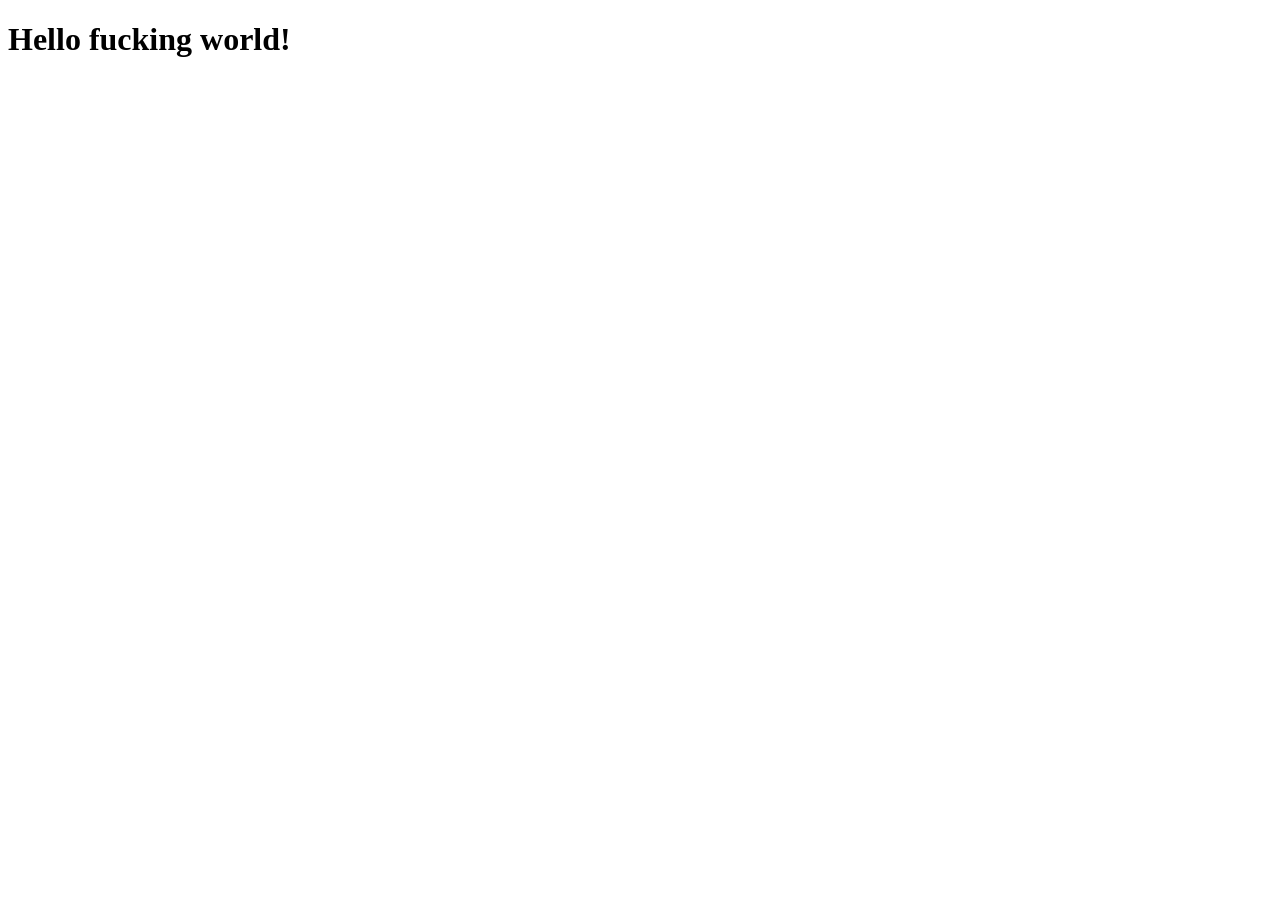
<file: aula-01/index.html>
<!DOCTYPE html>
<html lang="pt-br">
<head>
    <meta charset="UTF-8">
    <meta http-equiv="X-UA-Compatible" content="IE=edge">
    <meta name="viewport" content="width=device-width, initial-scale=1.0">
    <title>Hello there!</title>
</head>
<body>
    <h1>Hello fucking world!</h1>
</body>
</html>
</file>
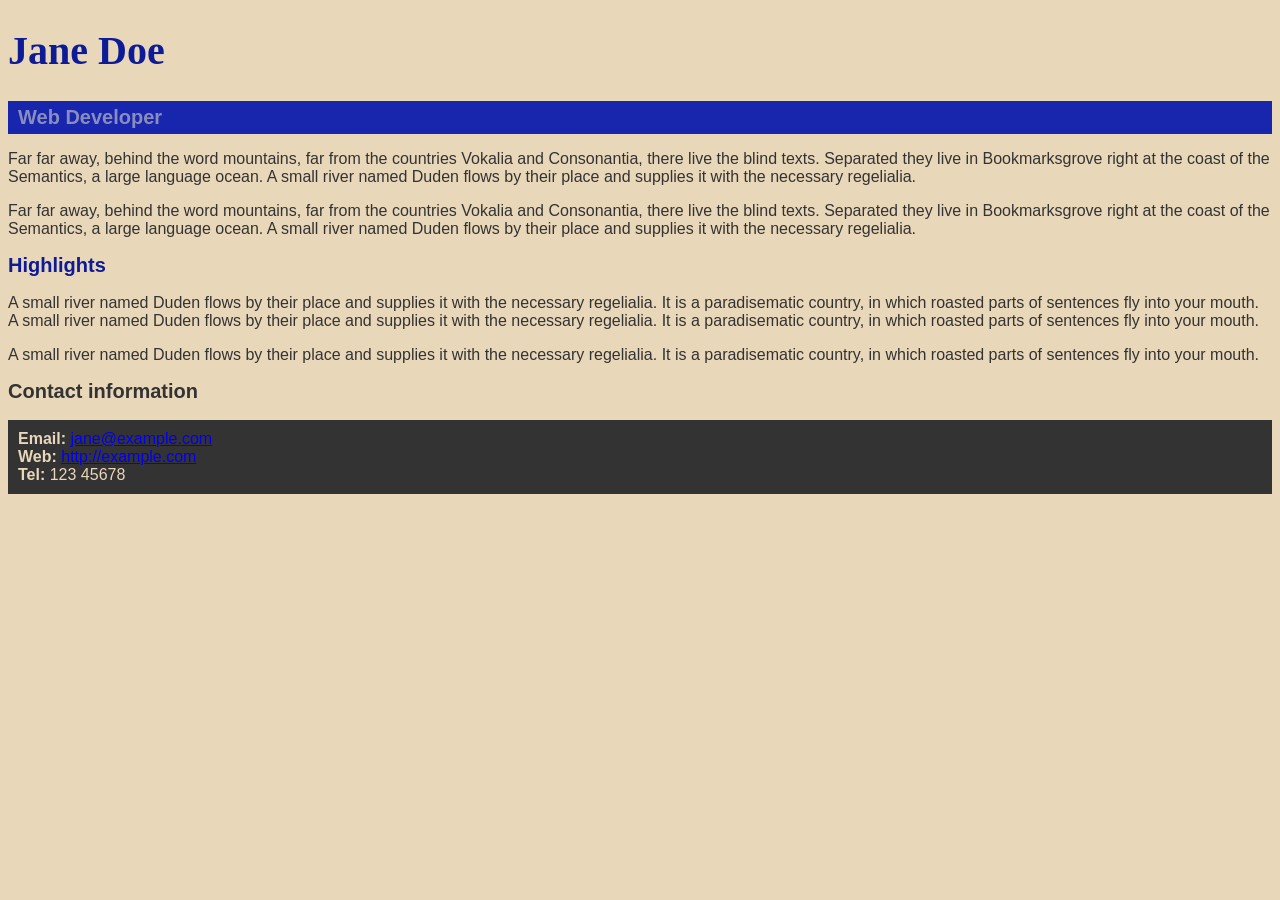
<file: aula-07/index.html>
<!DOCTYPE html>
<html lang="en">

  <head>
    <meta charset="utf-8">
    <title>Jane Doe</title>
    <link rel="stylesheet" href="style.css">
  </head>

  <body id="body">
    <header>
      <h1>Jane Doe</h1>
      <div class="job-title">Web Developer</div>
    </header>

    <main>
      <p>Far far away, behind the word mountains, far from the countries Vokalia and Consonantia, 
        there live the blind texts. Separated they live in Bookmarksgrove right at the coast of 
        the Semantics, a large language ocean. A small river named Duden flows by their place and 
        supplies it with the necessary regelialia.</p>
      <p>Far far away, behind the word mountains, far from the countries Vokalia and Consonantia, 
        there live the blind texts. Separated they live in Bookmarksgrove right at the coast of 
        the Semantics, a large language ocean. A small river named Duden flows by their place and 
        supplies it with the necessary regelialia.</p>

      <h2 id="high">Highlights</h2>

      <p>A small river named Duden flows by their place and supplies it with the necessary regelialia. 
        It is a paradisematic country, in which roasted parts of sentences fly into your mouth. 
        A small river named Duden flows by their place and supplies it with the necessary regelialia. 
        It is a paradisematic country, in which roasted parts of sentences fly into your mouth.</p>
      <p>A small river named Duden flows by their place and supplies it with the necessary regelialia. 
        It is a paradisematic country, in which roasted parts of sentences fly into your mouth.</p>

    </main>

    <footer>
      <h2>Contact information</h2>
      <ul>
        <li><strong>Email:</strong>
          <a href="mailto:jane@example.com">jane@example.com</a>
        </li>
        <li><strong>Web:</strong>
          <a href="http://example.com">http://example.com</a>
        </li>
        <li><strong>Tel:</strong> 123 45678</li>
      </ul>
    </footer>

  </body>

</html>
</file>
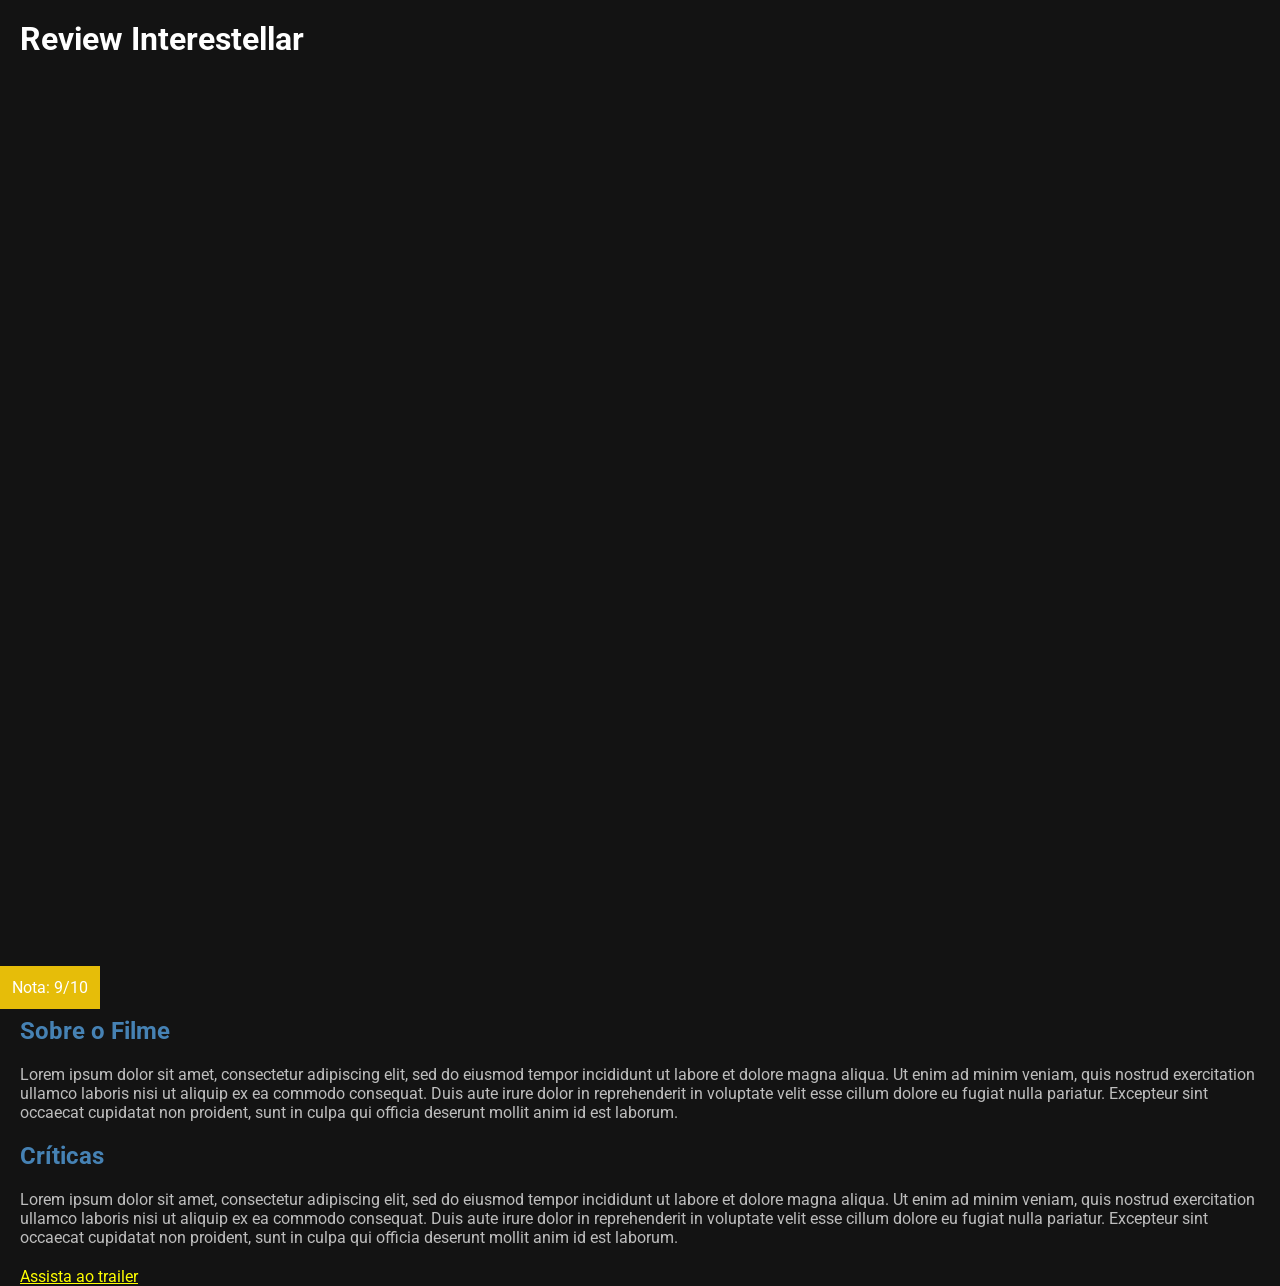
<file: aula-08/index.html>
<!DOCTYPE html>
<html lang="en">
<head>
    <meta charset="UTF-8">
    <meta http-equiv="X-UA-Compatible" content="IE=edge">
    <meta name="viewport" content="width=device-width, initial-scale=1.0">
    <link rel="stylesheet" href="./css/style.css">
    <title>Review</title>
</head>
<body>

    <h1>Review Interestellar</h1>

    <div class="media-picture"></div>

    <span class="review-score">Nota: 9/10</span>

    <h2>Sobre o Filme</h2>

    <p>
        Lorem ipsum dolor sit amet, consectetur adipiscing elit, sed do eiusmod tempor incididunt ut labore et dolore magna
        aliqua. Ut enim ad minim veniam, quis nostrud exercitation ullamco laboris nisi ut aliquip ex ea commodo consequat.
        Duis aute irure dolor in reprehenderit in voluptate velit esse cillum dolore eu fugiat nulla pariatur. Excepteur
        sint occaecat cupidatat non proident, sunt in culpa qui officia deserunt mollit anim id est laborum.
    </p>

    <h2>Críticas</h2>

    <p>
        Lorem ipsum dolor sit amet, consectetur adipiscing elit, sed do eiusmod tempor incididunt ut labore et dolore magna
        aliqua. Ut enim ad minim veniam, quis nostrud exercitation ullamco laboris nisi ut aliquip ex ea commodo consequat.
        Duis aute irure dolor in reprehenderit in voluptate velit esse cillum dolore eu fugiat nulla pariatur. Excepteur
        sint occaecat cupidatat non proident, sunt in culpa qui officia deserunt mollit anim id est laborum.
    </p>

    <a href="https://www.youtube.com/watch?v=zSWdZVtXT7E" target="_blank">Assista ao trailer</a>
</body>
</html>
</file>
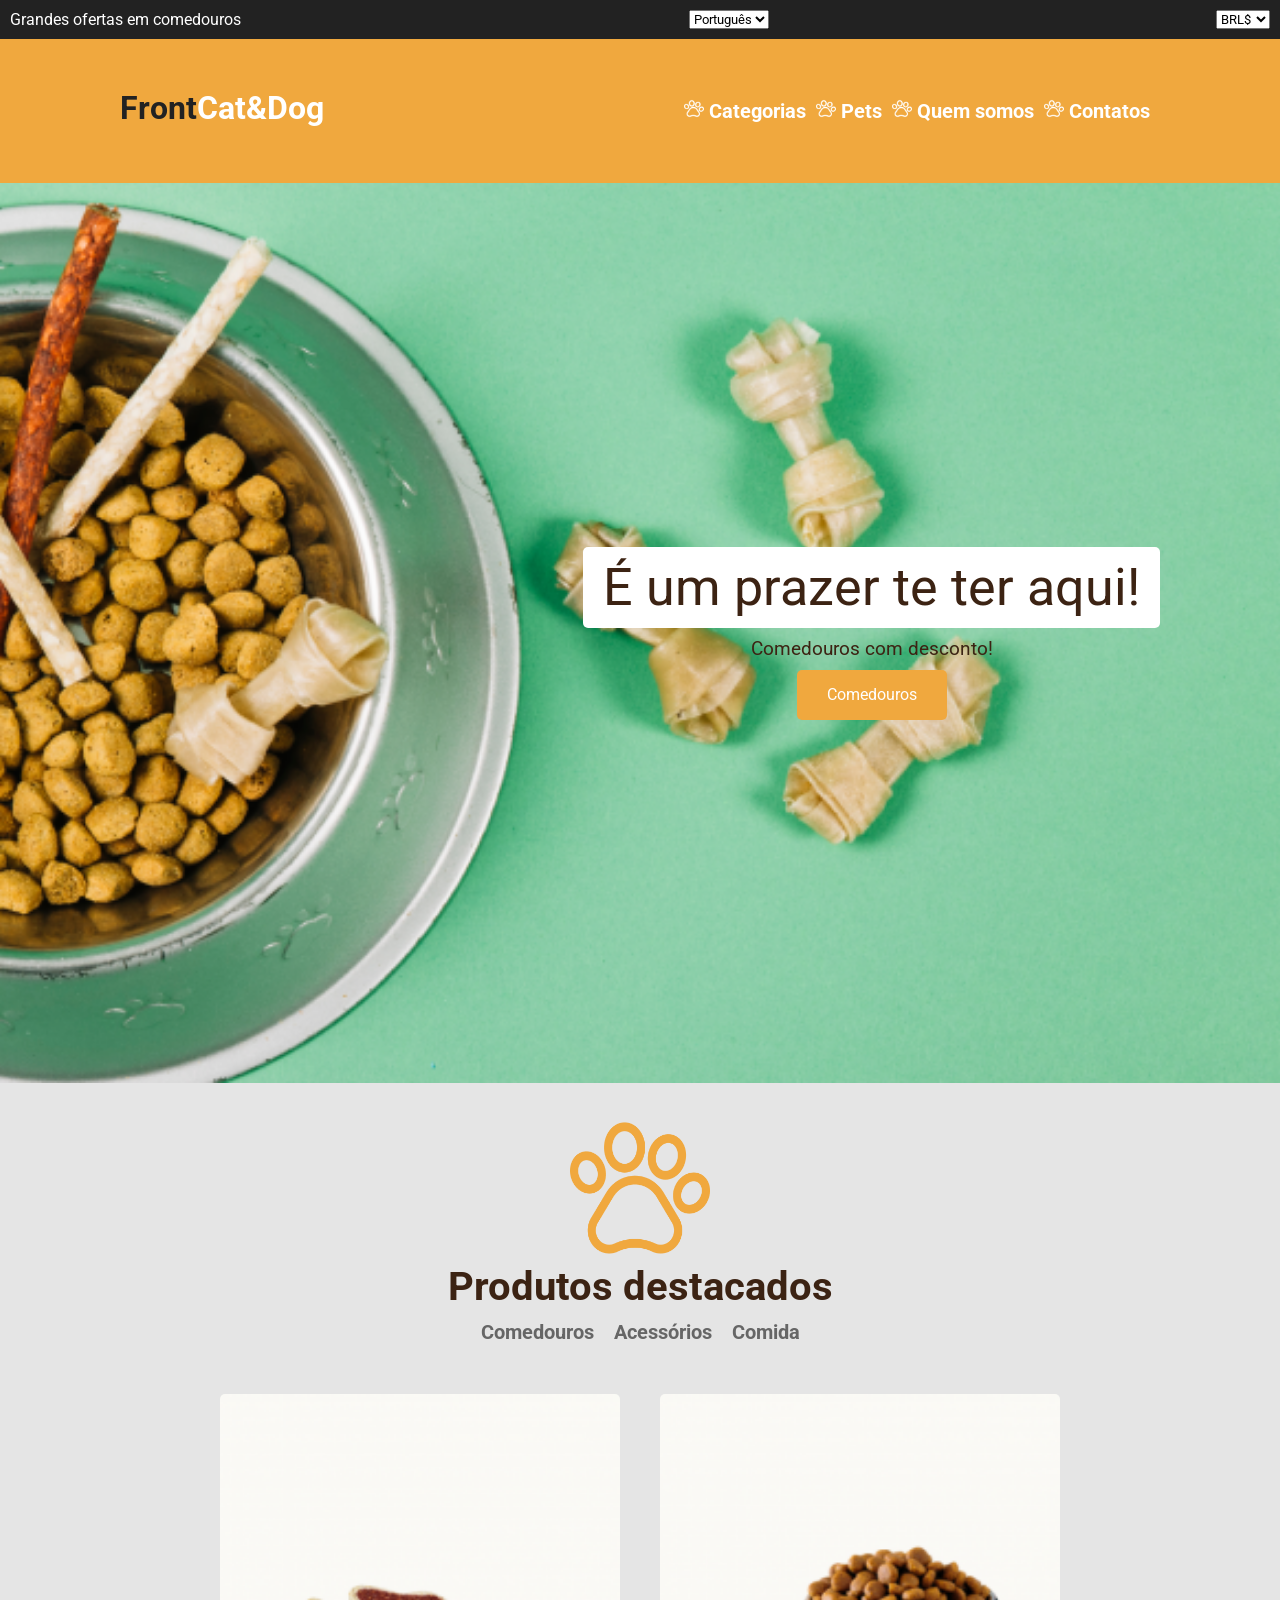
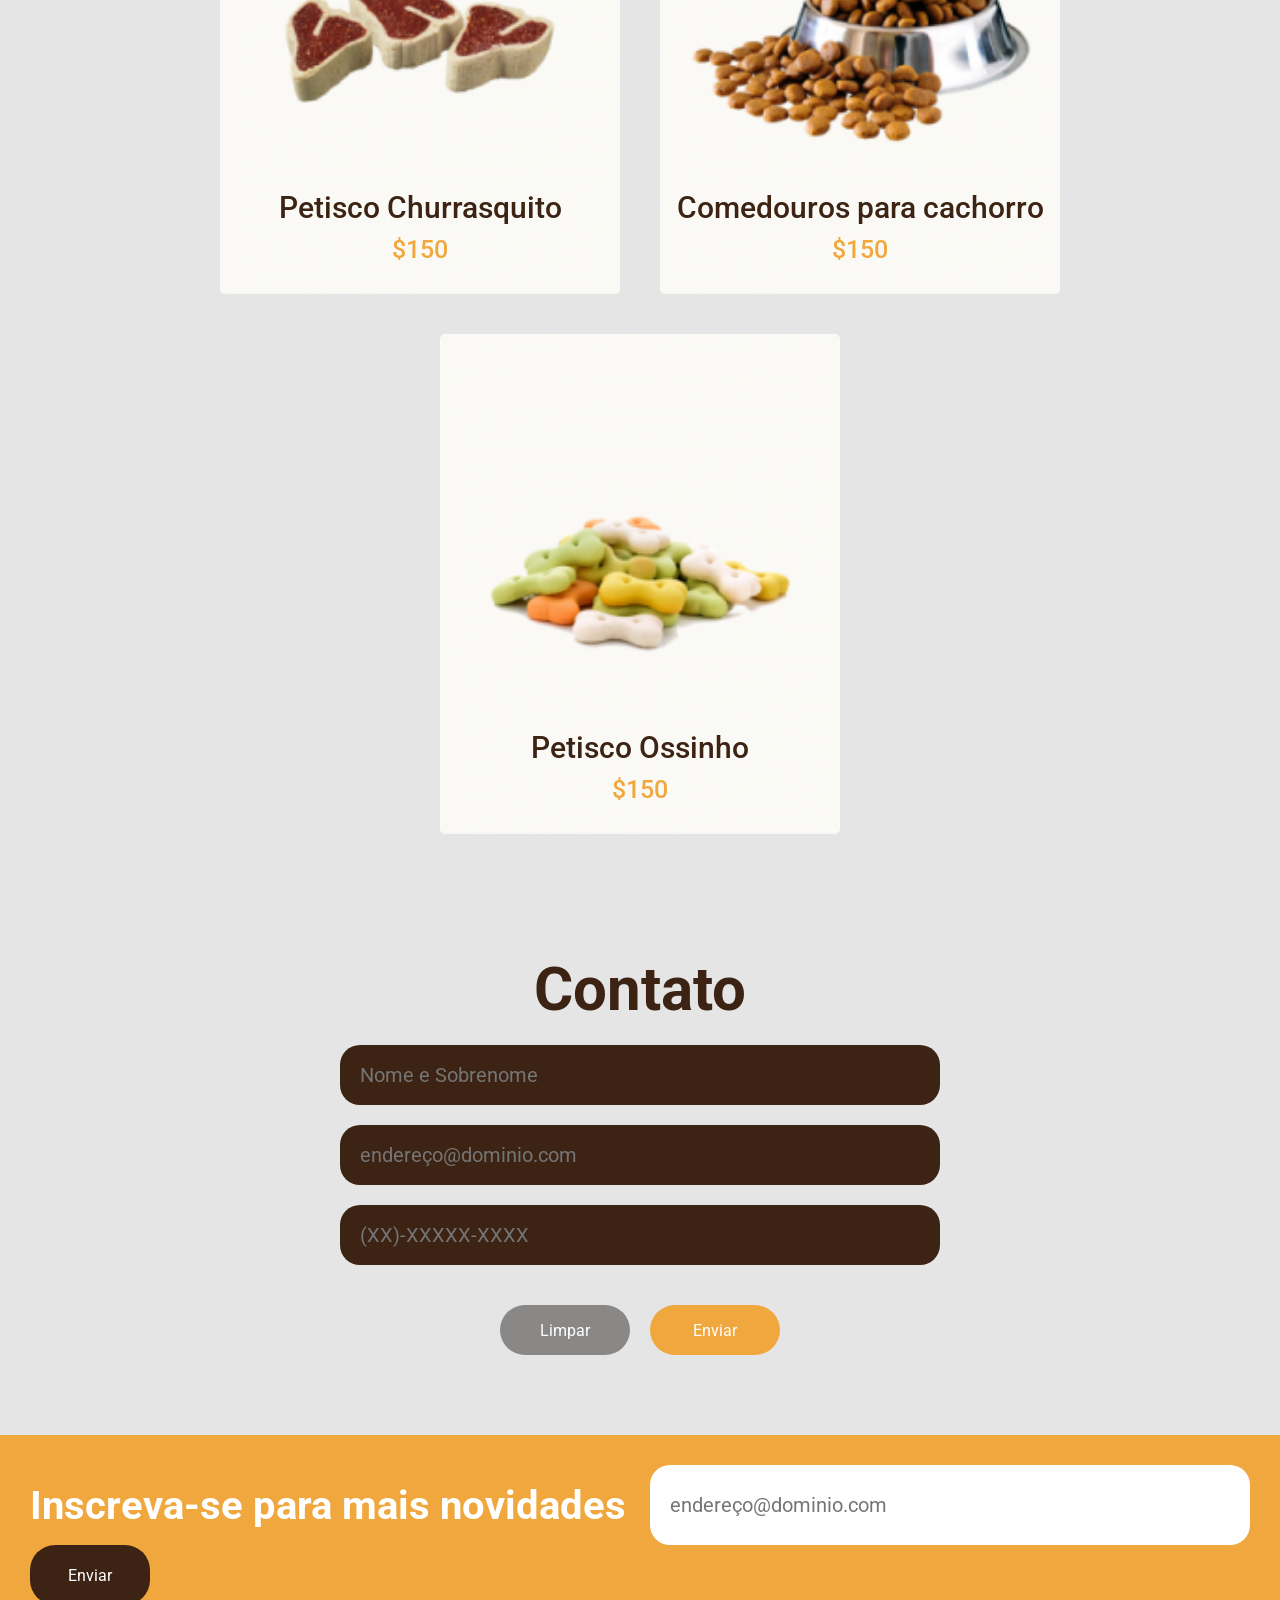
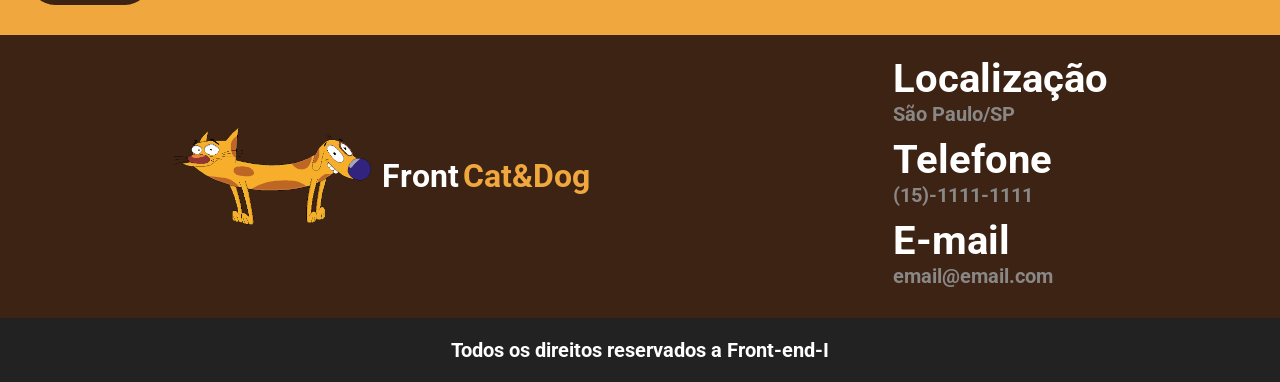
<file: aula-12/index.html>
<!DOCTYPE html>
<html lang="en">
<head>
    <meta charset="UTF-8">
    <meta http-equiv="X-UA-Compatible" content="IE=edge">
    <meta name="viewport" content="width=device-width, initial-scale=1.0">
    <link rel="stylesheet" href="style/style.css">
    <title>FrontCat&Dog</title>
</head>
<body>
    <header class="header-main">
        <section class="strip">
            <p>Grandes ofertas em comedouros</p>
            <select>
                <option value="">English</option>
                <option value="" selected>Português</option>
                <option value="">Espanol</option>
            </select>
            <select>
                <option value="" select>BRL$</option>
                <option value="" select>USD$</option>
                <option value="" select>GBP$</option>
                <option value="" select>EUR$</option>
            </select>
        </section>
        
        <section class="header-menu">
            <div class="header-logo">
                <span class="first-name">Front</span>
                <span class="second-name">Cat&Dog</span> 
            </div>
            
            <nav>
                <ul class="header-list-items">
                    <li>
                        <img class="items-img" src="./imgs/pawprint_1.png" alt="">
                        <a href="">Categorias</a>
                    </li>
                    <li>
                        <img class="items-img" src="./imgs/pawprint_1.png" alt="">
                        <a href="">Pets</a>
                    </li>
                    <li>
                        <img class="items-img" src="./imgs/pawprint_1.png" alt="">
                        <a href="">Quem somos</a>
                    </li>
                    <li>
                        <img class="items-img" src="./imgs/pawprint_1.png" alt="">
                        <a href="">Contatos</a>
                    </li>
                </ul>
            </nav>
        </section>
    </header>
    <main class="main-content">
        <section class="banner">
            <div class="banner-content">
                <h2>
                    É um prazer te ter aqui!
                </h2>
                <h3>
                    Comedouros com desconto!
                </h3>
                <div>
                    <p>Comedouros</p>
                </div>
            </div>
        </section>

        <section class="products">
            <img class="products-img" src="./imgs/pawprint_1_1.png" alt=""> 
            <h2>
                <p>Produtos destacados</p>
            </h2>
            <nav>
                <ul class="products-list-items">
                    <li>
                        <a href="">Comedouros</a>
                    </li>
                    <li>
                        <a href="">Acessórios</a>
                    </li>
                    <li>
                        <a href="">Comida</a>
                    </li>
                </ul>
            </nav>

            <div class="products-cards">
                <div class="card1">

                    <h2>
                        Petisco Churrasquito
                    </h2>
    
                    <h3>
                        $150
                    </h3>
    
                </div>
    
                <div class="card2">
    
                    <h2>
                        Comedouros para cachorro
                    </h2>
                    <h3>
                        $150
                    </h3>
                </div>
                <div class="card3">
                    <h2>
                        Petisco Ossinho
                    </h2>
                    <h3>
                        $150
                    </h3>
                </div>
            </div>
        </section>
        <section class="contact">
            <div class="contact-form">
                <h2>
                    Contato
                </h2>
                <form class="form-items">
                    <input placeholder="Nome e Sobrenome">
                    <input placeholder="endereço@dominio.com">
                    <input placeholder="(XX)-XXXXX-XXXX">
                </form>
                
                <div class="form-btn">
                    <button class="btn1">Limpar</button>
    
                    <button class="btn2">Enviar</button>
                </div>                
            </div>
            
            
        </section>
        <div class="contact-strip">
            <h2>
                Inscreva-se para mais novidades
            </h2>

            <input placeholder="endereço@dominio.com">

            <button>Enviar</button>

        </div>
    </main>

    <footer class="footer-content">
        
        <main class="footer-main-content">
            
            <div class="footer-logo">
                <img class="footer-logo-img" src="./imgs/catdog.png" alt="">
                <div>
                    <span class="first-name">Front</span>
                    <span class="second-name">Cat&Dog</span>
                </div>
            </div>

            <section class="footer-info">
                
                <h2>Localização</h2>
                <h3>São Paulo/SP</h3>
                
                <h2>Telefone</h2>
                <h3>(15)-1111-1111</h3>
                
                <h2>E-mail</h2>
                <h3>email@email.com</h3>
            </section>
            
        </main>
        <div class="footer-strip">
            <p>Todos os direitos reservados a Front-end-I</p>
        </div>
    </footer>

</body>
</html>
</file>
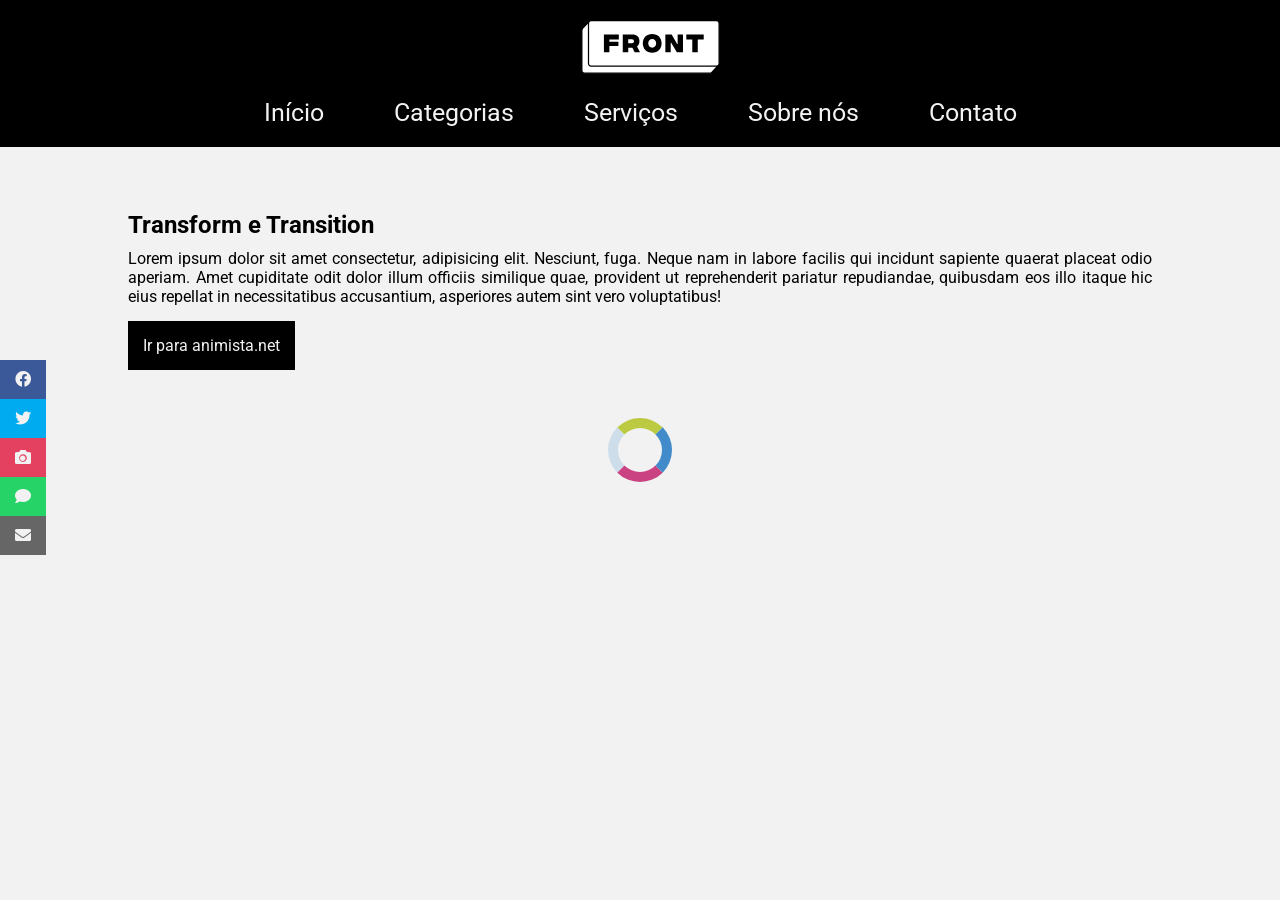
<file: aula-19/index.html>
<!DOCTYPE html>
<html lang="pt-BR">
<head>
    <meta charset="UTF-8">
    <meta http-equiv="X-UA-Compatible" content="IE=edge">
    <meta name="viewport" content="width=device-width, initial-scale=1.0">
    <title>CSS avanzado</title>
    <link rel="stylesheet" href="https://use.fontawesome.com/releases/v5.15.3/css/all.css" integrity="sha384-SZXxX4whJ79/gErwcOYf+zWLeJdY/qpuqC4cAa9rOGUstPomtqpuNWT9wdPEn2fk" crossorigin="anonymous">
    <link rel="stylesheet" href="./css/style_base.css">

</head>
<body >
    <header>
        <img class="logo" src="img/logo.svg" alt="">
		<nav>
			<ul>
				<li><a href="#">Início</a></li>
				<li><a href="#">Categorias</a></li>
				<li><a href="#">Serviços</a></li>
				<li><a href="#">Sobre nós</a></li>
				<li><a href="#">Contato</a></li>
			</ul>
		</nav>
	</header>
    <aside class="social">
		<ul>
			<li><a href="#" target="_blank" class="icon-facebook"><i class="fab fa-facebook"></i></a></li>
			<li><a href="#" target="_blank" class="icon-twitter"><i class="fab fa-twitter"></i></a></li>
			<li><a href="#" target="_blank" class="icon-instagram"><i class="fas fa-camera"></i></a></li>
			<li><a href="#" target="_blank" class="icon-whatsapp"><i class="fas fa-comment"></i></a></li>
			<li><a href="mailto:lromiglia@digitalhouse.com" class="icon-mail"><i class="fas fa-envelope"></i></a></li>
		</ul>
    </aside>
    <section class="container ">
        <h1>Transform e Transition</h1>
        <p>Lorem ipsum dolor sit amet consectetur, adipisicing elit. Nesciunt, fuga. Neque nam in labore facilis qui incidunt sapiente quaerat placeat odio aperiam. Amet cupiditate odit dolor illum officiis similique quae, provident ut reprehenderit pariatur repudiandae, quibusdam eos illo itaque hic eius repellat in necessitatibus accusantium, asperiores autem sint vero voluptatibus!</p>
        <a href="https://animista.net/" target="_blank">Ir para animista.net</a>
        
    </section>
    <span class="spinner"></span>
</body>
</html>
</file>
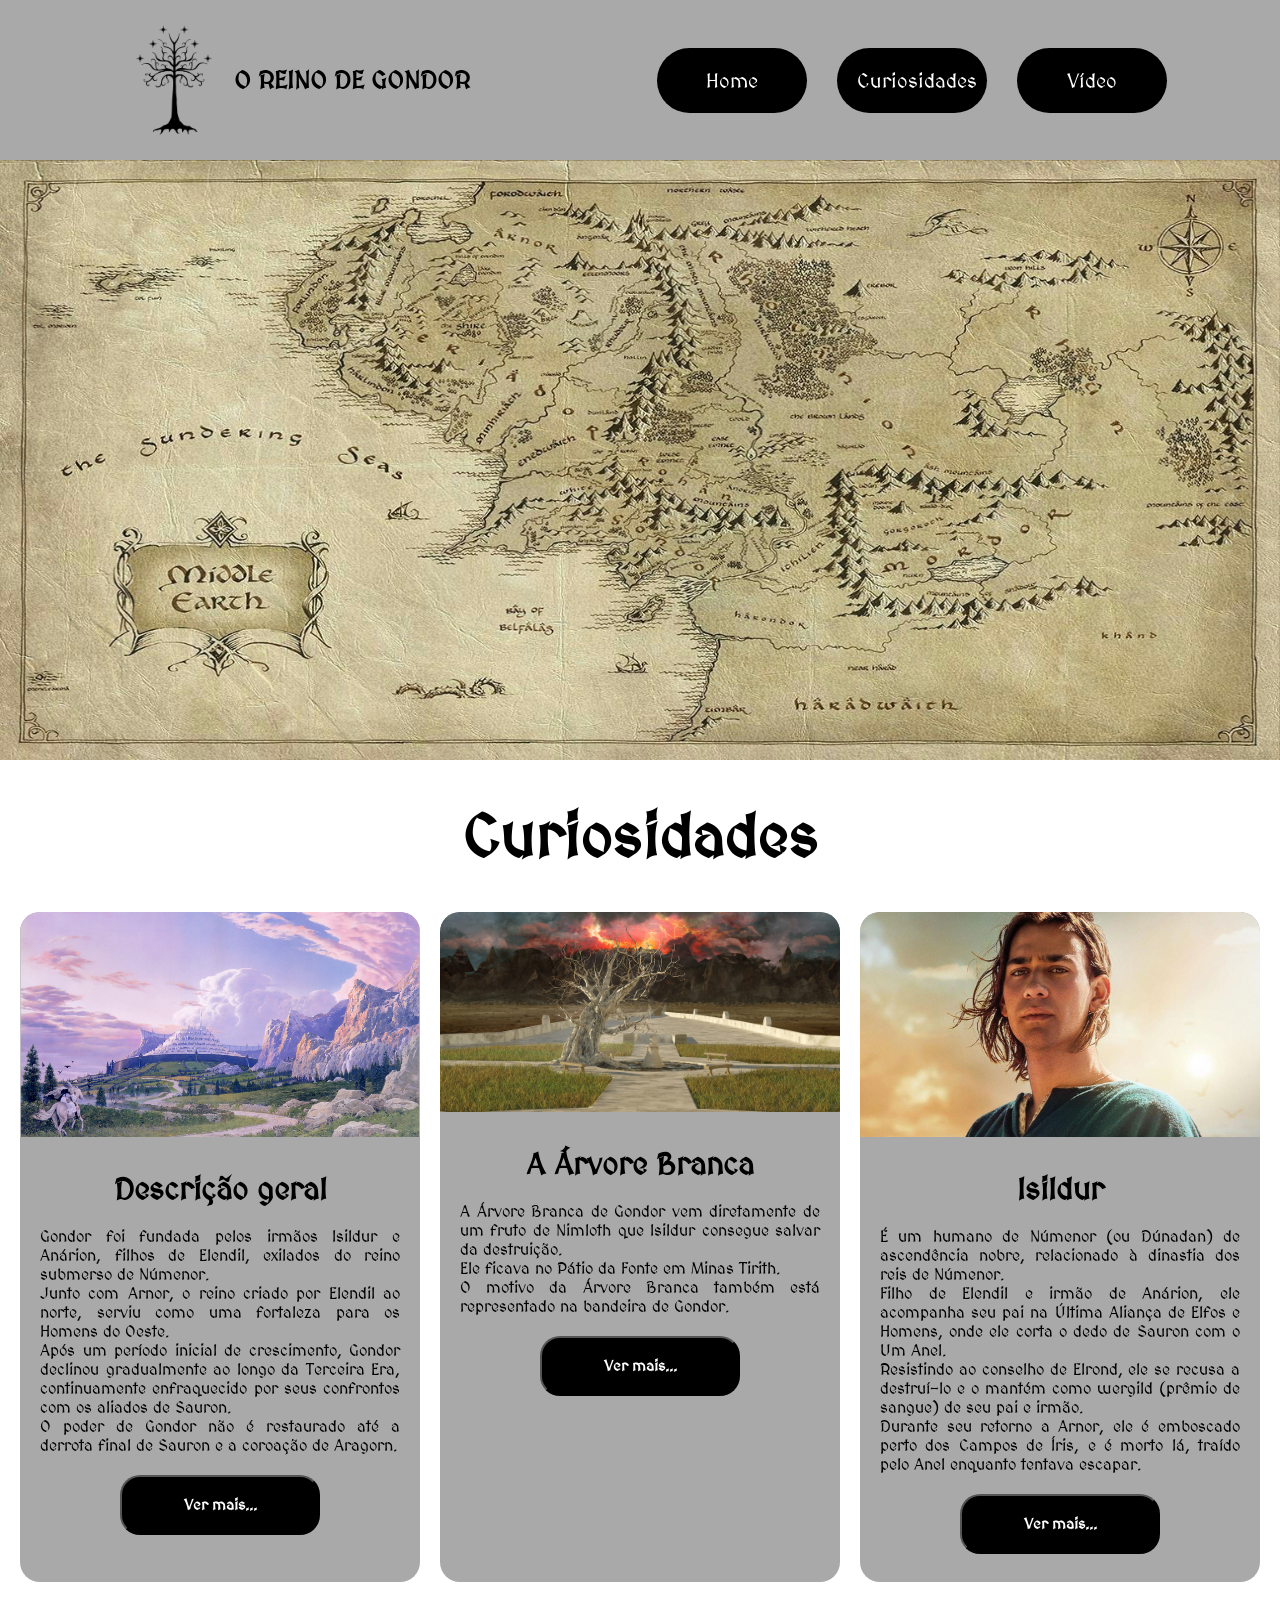
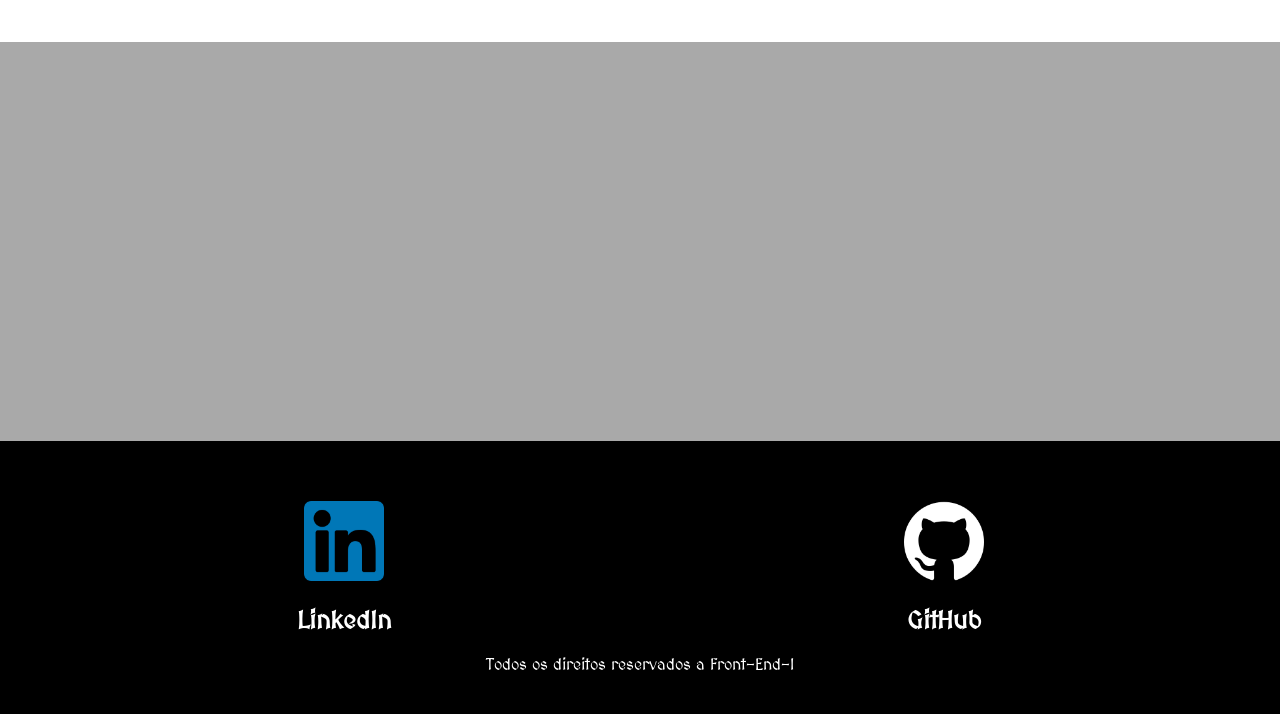
<file: checkpoint/index.html>
<!DOCTYPE html>
<html lang="en">
<head>
    <meta charset="UTF-8">
    <meta http-equiv="X-UA-Compatible" content="IE=edge">
    <meta name="viewport" content="width=device-width, initial-scale=1.0">
    <link rel="stylesheet" href="style/style.css">
    <title>Gondor</title>
</head>
<body>

    <header class="header-content">

        <div class="header-logo">
            <img class="img-logo" src="./imgs/gondor-logo.png" alt="">
            <h1>O REINO DE GONDOR</h1>
        </div>

        <nav class="header-nav">
            <ul class="header-list-items">
                <li><a href="#home">Home</a></li>
                <li><a href="#curiosities">Curiosidades</a></li>
                <li><a href="#video">Vídeo</a></liss=>
            </ul>
        </nav>

    </header>

    <main class="main-content">
        
        <section class="main-banner">

            <img class="banner-img" src="./imgs/map.jpg" alt="">

        </section>
        
        <section class="curiosities">

            <main class="main-curiosities">
                <h2>
                    <a name="curiosities"></a>
                    Curiosidades
                </h2>
                
                <div class="cards">
                    
                    <div class="card">
                        
                        <div>
                            <div>
                                <img class="background-img" src="./imgs/minas tirith.jpg" alt="">
                            </div>
                        </div>
                        <div class="card-content">
                            <h3>Descrição geral</h3>
                            <p>Gondor foi fundada pelos irmãos Isildur e Anárion, filhos de Elendil, exilados do reino submerso de Númenor.<br> 
                                Junto com Arnor, o reino criado por Elendil ao norte, serviu como uma fortaleza para os Homens do Oeste.<br>
                                Após um período inicial de crescimento, Gondor declinou gradualmente ao longo da Terceira Era, continuamente enfraquecido por seus confrontos com os aliados de Sauron. <br>
                                O poder de Gondor não é restaurado até a derrota final de Sauron e a coroação de Aragorn. 
                            </p>

                            <div class="card-button">
                                <button> <a href="https://pt.frwiki.wiki/wiki/Gondor" target="_blank">Ver mais...</a></button>
                            </div>
                            

                        </div>
                    </div>

                    <div class="card">
                        
                        <div>
                            <img class="background-img" src="./imgs/gondor-white-tree.jpg" alt="">
                        </div>
                        <div class="card-content">
                            <h3>A Árvore Branca</h3>
                            <p> A Árvore Branca de Gondor vem diretamente de um fruto de Nimloth que Isildur consegue salvar da destruição.<br>
                                Ele ficava no Pátio da Fonte em Minas Tirith.<br>
                                O motivo da Árvore Branca também está representado na bandeira de Gondor.<br>
                            </p>
                            <div class="card-button">
                                <button> <a href="https://pt.frwiki.wiki/wiki/Arbre_blanc" target="_blank">Ver mais...</a></button>
                            </div>
                            
                        </div>
                        
                    </div>

                    <div class="card">
                        <div>
                            <img class="background-img" src="./imgs/isildur.jpg" alt="">
                        </div>
                        <div class="card-content">
                            <h3>Isildur</h3>
                            <p>                               
                                É um humano de Númenor (ou Dúnadan) de ascendência nobre, relacionado à dinastia dos reis de Númenor. <br>
                                Filho de Elendil e irmão de Anárion, ele acompanha seu pai na Última Aliança de Elfos e Homens, onde ele corta o dedo de Sauron com o Um Anel. <br> 
                                Resistindo ao conselho de Elrond, ele se recusa a destruí-lo e o mantém como wergild (prêmio de sangue) de seu pai e irmão. <br>
                                Durante seu retorno a Arnor, ele é emboscado perto dos Campos de Íris, e é morto lá, traído pelo Anel enquanto tentava escapar.
                            </p>

                            <div class="card-button">
                                <button> <a href="https://pt.frwiki.wiki/wiki/Isildur" target="_blank">Ver mais...</a></button>
                            </div>

                        </div>
                        
                    </div>
                    
                </div>
            </main>
        </section>

        <section class="video">
            <div>
                <a name="video"></a>
                <iframe width="400" height="315" src="https://www.youtube.com/embed/kjVBywliqvs" title="A Árvore Branca | TT #313" 
                frameborder="0" allow="accelerometer; autoplay; clipboard-write; encrypted-media; gyroscope; picture-in-picture" allowfullscreen>
                </iframe>
				</div>
        </section>    
    </main>

    <footer class="footer-content">

        <div class="footer-contact">
            <div class="footer-logo">
                <a href="https://www.linkedin.com/in/jose-ricardo-braga/"><img class="footer-logo-img" src="imgs/linkedin.png" alt=""></a>
                <h3>LinkedIn</h3>
            </div>

            <div class="footer-logo">
                <a href="https://github.com/zricardobraga"><img class="footer-logo-img" src="imgs/git.png" alt=""></a>
                <h3>GitHub</h3>
            </div>
        </div>

        <p>Todos os direitos reservados a Front-End-I</p>

    </footer>

</body>
</html>
</file>
<file: aula-07/style.css>
body {
    background-color: rgb(233, 215, 185);
    color: rgb(51, 51, 51);
    font-family: Arial, Helvetica, sans-serif;
}

h1 {
    color: #0d1b97;
    font-family: Georgia, 'Times New Roman', Times, serif;
    font-size: 40px;
}

h2 {
    font-size: 20px;
}

.job-title {
    background-color: #1726ad;
    color: #898dbe;
    font-size: 20px;
    font-weight: bold;
    padding: 5px 10px 5px 10px;
}

#high {
    color: rgb(13, 27, 151);
}

ul {
    background-color: #333333;
    color: rgb(233, 215, 185);
    padding: 10px;
}
</file>
<file: aula-08/css/style.css>
@import url('https://fonts.googleapis.com/css2?family=Roboto:wght@500&display=swap');

* {
    padding: 0;
    margin: 0;
    box-sizing: border-box;
    font-family: 'Roboto', sans-serif;
}

body {
    background-color: #131313;

}

h1 {
    color: white;
    /* font-family: 'Roboto', sans-serif; */
    margin: 20px;
}

.media-picture {
    height: 900px;
    background-image: url(http://4.bp.blogspot.com/-_jG_bquPPEM/VM1NKsKdAZI/AAAAAAAAQTs/fYYZs-cBiW8/s1600/interestelar.jpg);
    background-size: cover;
    background-position: center;
}

.review-score  {
    color: white;
    background-color: #e6bd09;
    padding: 12px;
    /* margin: 10px; */
}

h2 {
    color: steelblue;
    margin: 20px;
}

p {
    color: #bdbdbd;
    /* font-family: 'Roboto', sans-serif; */
    margin: 20px; 
}

a  {
    color: yellow;
    margin: 20px;
}
</file>
<file: aula-12/style/style.css>
@import url('https://fonts.googleapis.com/css2?family=Roboto:wght@100;300;400&display=swap');

* {

    padding: 0;
    margin: 0;
    box-sizing: border-box;
    font-family: 'Roboto';

}

/* ----> HEADER <---- */
.header-main {
    background-color: #F0A83E;
    width: 100%;
    height: fit-content;
}

.header-main .strip {
    background-color: #222222;
    display: flex;
    justify-content: space-between;
    align-items: center;
    flex-wrap: wrap;
    width: 100%;
    padding: 10px;
    color: #FFFFFF;
}

.header-main .header-menu {
    display: flex;
    justify-content: space-between;
    padding: 50px 120px;
    
}

.header-menu .header-logo {
    display: flex;
}

.header-logo .first-name {
    font-size: 32px;
    font-weight: bold;
    color: #222222;
}

.header-logo .second-name {
    font-size: 32px;
    font-weight: bold;
    color: #FFFFFF
}

.header-menu .header-list-items {
    display: flex;
    align-items: center;
    gap: 10px;
    padding: 10px;
    list-style: none;
    font-size: 20px;
    font-weight: bold;
}

.header-list-items .items-img {
    width: 20px;
}

.header-list-items a {
    color: #FFFFFF;
    text-decoration: none;
}

/* ----> MAIN <---- */
.main-content {
    display: flex;
    width: 100%;
    flex-direction: column;
    align-items: center;
    height: fit-content;
    background-color: #E5E5E5;
}
.main-content .banner {
    display: flex;
    align-items: center;
    padding-right: 100px;
    justify-content: flex-end;
    background-image: url('../imgs/bg-head.png');
    background-position: center;
    background-size: cover;
    height: 100vh;
    width: 100%;
    
}

/* Banner */
.banner .banner-content {
    display: flex;
    flex-wrap: wrap;
    align-content: center;
    justify-content: center;
    align-items: center;
    flex-direction: column;
    gap: 10px;
    padding: 20px;
    
}

.banner-content h2 {
    background-color: #FFFFFF;
    padding: 10px 20px;
    border-radius: 5px;
    font-size: 52px;
    font-weight: 400;
    color: #3C2313;
}

.banner-content h3 {
    text-align: center;
    font-style: normal;
    font-weight: 400;
    color: #3C2313;
}

.banner-content div {
    display: flex;
    justify-content: center;
    align-items: center;
    width: 150px;
    height: 50px;
    background-color: #F0A83E;
    border-radius: 5px;
    
}

.banner-content div p {
    font-size: 16px;
    font-style: normal;
    color: #FFFFFF;
}

/* Products */
.main-content .products {
    display: flex;
    flex-direction: column;
    align-items: center;
    width: 100%;
}

.products p {
    font-size: 40px;
    font-style: normal;
    font-weight: 700;
    color: #3C2313;
    text-align: center;
}

.products .products-img {
    margin-top: 30px;
    width: 140px;
    height: 150px;
}

.products .products-list-items {
    display: flex;
    align-items: center;
    gap: 20px;
    padding: 10px;
    list-style: none;
    font-size: 20px;
    font-weight: bold;
}

.products-list-items a {
    text-decoration: none;
    font-style: normal;
    color: #666666;
}

.products-cards {
    display: flex;
    flex-wrap: wrap;
    justify-content: center;
    gap: 40px;
    padding: 40px;
    width: 100%;
}

.products .card1 {
    display: flex;
    flex-direction: column;
    justify-content: flex-end;
    align-items: center;
    gap: 10px;
    padding-bottom: 30px;
    width: 400px;
    height: 500px;
    background-image: url('../imgs/churrasquito.png');
    background-repeat: no-repeat;
    background-size: cover;
    background-position: center;
    border-radius: 5px;
}

.products .card2 {
    display: flex;
    flex-direction: column;
    justify-content: flex-end;
    align-items: center;
    gap: 10px;
    padding-bottom: 30px;
    width: 400px;
    height: 500px;
    background-image: url('../imgs/comedero.png');
    background-repeat: no-repeat;
    background-size: cover;
    background-position: center;
    border-radius: 5px;
}

.products .card3 {
    display: flex;
    flex-direction: column;
    justify-content: flex-end;
    align-items: center;
    gap: 10px;
    padding-bottom: 30px;
    width: 400px;
    height: 500px;
    background-image: url('../imgs/Huesito.png');
    background-repeat: no-repeat;
    background-size: cover;
    background-position: center;
    border-radius: 5px;
}

.products-cards h2 {
    font-style: normal;
    font-weight: 500;
    font-size: 30px;
    color: #3C2313;
    
}

.products-cards h3 {
    font-style: normal;
    font-weight: 500;
    font-size: 25px;
    color: #F0A83E;
}

/* Contact */
.main-content .contact {
    display: flex;
    flex-direction: column;
    align-items: center;
    margin: 80px 0 80px;
    
}

.contact .contact-form {
    display: flex;
    flex-direction: column;
    align-items: center;
}

.contact-form h2 {
    font-family: 'Roboto';
    font-style: normal;
    font-weight: 700;
    font-size: 60px;
    color: #3C2313;
    margin-bottom: 20px;
}

.contact-form .form-items {
    display: flex;
    align-items: center;
    flex-direction: column;
    width: 100%;
    gap: 20px;
    margin-bottom: 40px;
}

.form-items input {
    width: 600px;
    height: 60px;
    padding: 20px;
    border-radius: 20px;
    border-style: none;
    text-align: justify;
    font-style: normal;
    font-weight: 400;
    font-size: 20px;
    background-color: #3C2313;
}

.contact-form .form-btn {
    display: flex;
    justify-content: center;
    gap: 20px;
}

.form-btn .btn1 {
    width: 130px;
    height: 50px;
    background: #8A8787;
    border-radius: 50px;
    border-style: none;
    color: #FFFFFF;
    font-size: 16px;
    text-align: center;
}

.form-btn .btn2 {
    width: 130px;
    height: 50px;
    background: #F0A83E;;
    border-radius: 50px;
    border-style: none;
    color: #FFFFFF;
    font-size: 16px;
    text-align: center;
}

.main-content .contact-strip {
    display: flex;
    align-items: center;
    flex-wrap: wrap;
    justify-content: space-between;
    width: 100%;
    height: fit-content;
    padding: 30px;
    background: #F0A83E;
}

.contact-strip h2 {
    font-style: normal;
    font-weight: 700;
    font-size: 40px;
    color: #FFFFFF;
}

.contact-strip input {
    width: 600px;
    height: 80px;
    padding: 20px;
    border-radius: 20px;
    border-style: none;
    text-align: justify;
    font-style: normal;
    font-weight: 400;
    font-size: 20px;
    background-color: #FFFFFF;
}

.contact-strip button {
    width: 120px;
    height: 60px;
    background: #3C2313;
    border-radius: 25px;
    border-style: none;
    color: #FFFFFF;
    font-size: 16px;
    text-align: center;
}

/* ----> FOOTER <---- */
.footer-content {
    display: flex;
    flex-direction: column;
    width: 100%;
    background-color: #3C2313;
}

.footer-content .footer-main-content {
    display: flex;
    align-items: center;
    padding: 20px;
    justify-content: space-around;
}

.footer-content .footer-info {
    display: flex;
    flex-direction: column;
}

.footer-main-content .footer-info h2 {
    font-style: normal;
    font-weight: 700;
    font-size: 40px;
    color: #FFFFFF;
}

.footer-main-content .footer-info h3 {
    font-style: normal;
    font-weight: 700;
    font-size: 20px;
    color: #8A8787;
    margin-bottom: 10px;
}

.footer-content .footer-logo {
    display: flex;
    flex-direction: row;
    align-items: center;
}

.footer-logo .footer-logo-img {
    width: 200px;
    margin-right: 10px;
}

.footer-logo .first-name {
    font-size: 32px;
    font-weight: bold;
    color: #FFFFFF;
}

.footer-logo .second-name {
    font-size: 32px;
    font-weight: bold;
    color: #F0A83E;
}

.footer-content .footer-strip {
    display: flex;
    justify-content: center;
    width: 100%;
    height: fit-content;
    padding: 20px;
    background-color: #222222;
}

.footer-strip p {
    font-style: normal;
    font-weight: 700;
    font-size: 20px;
    color: #FFFFFF;
}

@media	(max-width:	768px)	{
    .header-main {
        flex-direction: column;
    }

    .header-main .strip {
        display: none;
        
    }

    .header-main .header-menu {
        flex-direction: column;
        align-items: center;
        
    }

    .main-content .banner {
        padding-right: 0;
        justify-content: center;
        background-image: url('../imgs/bg-head.png');
        background-position: center;
        background-size: cover;
        height: 60vh;
        width: 100%;
        
    }

    .form-btn .btn1 {
        width: 300px;
        height: 60px;
       
    }
    
    .form-btn .btn2 {
        width: 300px;
        height: 60px;
        
    }

    .main-content .contact-strip {
        row-gap: 10px;
    }
    
    .contact-strip h2 {
        font-size: 30px;
        margin-left: 10px;
    }

    .contact-strip input {
        width: 500px;
        height: 70px;
        padding: 20px;
        font-size: 15px;
        margin-left: 10px;
    }

    .contact-strip button {
        width: 160px;
        height: 55px;
        margin-right: 20px;
    }

    .footer-content .footer-logo {
        display: flex;
        flex-direction: column;
        align-items: center;
    }

    .footer-main-content .footer-info h2 {
        font-style: normal;
        font-weight: 700;
        font-size: 30px;
        color: #FFFFFF;
    }
    
    .footer-main-content .footer-info h3 {
        font-style: normal;
        font-weight: 700;
        font-size: 15px;
        color: #8A8787;
        margin-bottom: 10px;
    }

    .footer-strip p {
        font-size: 15px;
    }
}

@media (max-width: 425px) {

    .header-list-items .items-img {
        display: none;
    }

    .contact-form h2 {
        font-size: 40px;
    }
        
    .form-items input {
        width: 350px;
        height: 60px;
    }
    
    .contact-form .form-btn {
        display: flex;
        justify-content: center;
        gap: 20px;
    }
    
    .form-btn .btn1 {
        width: 130px;
        height: 50px;
    }
    
    .form-btn .btn2 {
        width: 130px;
        height: 50px;
    }

    .main-content .contact-strip {
        flex-direction: column;
        justify-content: center;
        align-items: center;
    }

    .contact-strip h2 {
        text-align: center;
        margin: 0;
    }

    .contact-strip input {
        width: 300px;
        height: 70px;
        margin: 0;
    }

    .contact-strip button {
        width: 100px;
        height: 30px;
        margin: 0;
    }
}

@media (max-width: 375px) {

    .header-list-items .items-img {
        display: none;
    }

    .header-list-items a {
        font-size: 16px;
    }


    .products .card1 {
        width: 360px;
        height: 400px;
    }
    
    .products .card2 {
        width: 360px;
        height: 400px;
        
    }
    
    .products .card3 {
        width: 360px;
        height: 400px;
    }

    .products-cards h2 {
        font-size: 20px;
        
    }
    
    .products-cards h3 {
        font-size: 15px;
    }

    .contact-form h2 {
        font-size: 40px;
    }
        
    .form-items input {
        width: 350px;
        height: 60px;
    }
    
    .contact-form .form-btn {
        display: flex;
        justify-content: center;
        gap: 20px;
    }
    
    .form-btn .btn1 {
        width: 130px;
        height: 50px;
    }
    
    .form-btn .btn2 {
        width: 130px;
        height: 50px;
    }

    .main-content .contact-strip {
        flex-direction: column;
        justify-content: center;
        align-items: center;
    }

    .contact-strip h2 {
        text-align: center;
        margin: 0;
    }

    .contact-strip input {
        width: 300px;
        height: 70px;
        margin: 0;
    }

    .contact-strip button {
        width: 100px;
        height: 30px;
        margin: 0;
    }

    .footer-content .footer-main-content {
        flex-direction: column;
        justify-content: center;
    }

    .footer-content .footer-logo {
        flex-direction: column;
        align-items: center;
        margin-bottom: 20px;
    }

    .footer-main-content .footer-info h2 {
        text-align: center;
        font-size: 25px;
        color: #FFFFFF;
    }
    
    .footer-main-content .footer-info h3 {
        text-align: center;
        font-size: 15px;
        margin-bottom: 0px;
    }

}

@media (max-width: 320px) {
    .header-main {
        flex-direction: column;
    }

    .header-main .header-menu {
        flex-direction: column;
        justify-content: center;
        align-items: center;
        
    }

    .header-menu .header-logo {
        display: flex;
    }

    .header-list-items .items-img {
        display: none;
    }

    .header-list-items a {
        font-size: 16px;
    }

    .main-content .products {
        justify-content: center;
    }

    .products p {
        text-align: center;
        font-size: 25px;
    }

    .products .products-list-items {
        font-size: 15px;
        
    }

    .products .products-cards {
        padding: 20px;
    }

    .products .card1 {
        width: 300px;
        height: 400px;
    }
    
    .products .card2 {
        width: 300px;
        height: 400px;
        
    }
    
    .products .card3 {
        width: 300px;
        height: 400px;
    }
    
    .products-cards h2 {
        font-size: 20px;
        
    }
    
    .products-cards h3 {
        font-size: 15px;
    }
    
    
    .contact-form h2 {
        font-size: 40px;
    }
        
    .form-items input {
        width: 300px;
        height: 60px;
    }
    
    .contact-form .form-btn {
        display: flex;
        justify-content: center;
        gap: 20px;
    }
    
    .form-btn .btn1 {
        width: 130px;
        height: 50px;
    }
    
    .form-btn .btn2 {
        width: 130px;
        height: 50px;
        
    }

    .main-content .contact-strip {
        flex-direction: column;
        justify-content: center;
        align-items: center;
    }

    .contact-strip h2 {
        text-align: center;
    }

    .contact-strip input {
        width: 250px;
        height: 70px;
    }

    .contact-strip button {
        width: 100px;
        height: 30px;
        margin: 0;
    }

    .footer-content .footer-main-content {
        flex-direction: column;
        justify-content: center;
    }

    .footer-content .footer-logo {
        flex-direction: column;
        align-items: center;
        margin-bottom: 20px;
    }

    .footer-main-content .footer-info h2 {
        text-align: center;
        font-size: 20px;
        color: #FFFFFF;
    }
    
    .footer-main-content .footer-info h3 {
        text-align: center;
        font-size: 10px;
        margin-bottom: 0px;
    }

    .footer-strip p {
        font-size: 15px;
    }


}
</file>
<file: aula-19/css/style_base.css>
@import url('https://fonts.googleapis.com/css2?family=Roboto:wght@300&display=swap');

*{
    box-sizing: border-box;
    margin: 0;
    padding: 0;
}
:root{
    --primary-color: #000;
    --secondary-color:#f2f2f2;
    --decoration-color:#c79800;
   }

body{
    background:var(--secondary-color);
    font-family: 'Roboto';
    color:var(--primary-color);
    width: 100%;
  }

header{
    background-color:var(--primary-color);
    text-align: center;
    z-index: 100;
}
header .logo {
    margin-top: 20px;
    margin-left: 20px;
}

/** Menu principal */
nav ul {
    display: flex; 
    justify-content: center;
    list-style: none;
}
nav ul li {
    margin: 20px;
}
nav ul li a{
    position:relative;
    margin:15px;
    font-size:25px;  
    color:var(--secondary-color);
    text-decoration: none;    
}

nav ul li a::before{
    content:'';
    background: var(--decoration-color);
    position:absolute;
    bottom:-10px;
    height:5px;
    width: 0;
    /*dica: width iniciando em 0 e aplicação de uma transição*/
    transition: 1s;
  }
  
  nav ul li a:hover::before{
    /*dica: width 100*/
    width: 100%;
  }
  

/* Barra redes sociais*/
.social {
	position: fixed; 
	left: 0; 
	top: calc(50% - 90px); 
	z-index: 2000; 
}
.social ul {
	list-style: none;
}

.social ul li a {
    display: inline-block; 
    color:var(--secondary-color);
    background: var(--primary-color);
    padding: 10px 15px;
    text-decoration: none;
    transition: 0.8s;
}

.social ul li .icon-facebook {background:#3b5998;} 
.social ul li .icon-twitter {background: #00abf0;}
.social ul li .icon-instagram {background: #E4405F;}
.social ul li .icon-whatsapp {background: #25D366;}
.social ul li .icon-mail {background: #666666;}

.social ul li a:hover{
    width: 70px;
    padding-left: 25px;
    background-color: #000000;
}


  /* Conteudo */
.container{
    width: 80%;
    margin: 5% auto;
}

.container p{
    margin-top: 10px;
    text-align: justify;
}
.container a{
    display: inline-block;
    background-color:var(--primary-color);
    color:var(--secondary-color);
    text-decoration: none;
    padding: 15px;
    margin-top: 15px;
}
.container a:hover{
    color:var(--decoration-color);
}
 
/* spinner| */
.spinner{
    width: 64px;
    height: 64px;
    position: fixed;
    top: calc(50% - 32px);
    left: calc(50% - 32px);
    border-radius: 50%;
    z-index: 2
 }
.spinner {
    background-color: transparent;
    border-top: 10px solid rgb(188, 202, 66);
    border-right: 10px solid rgb(66,139,202);
    border-bottom: 10px solid rgb(202, 66, 129);
    border-left: 10px solid rgba(66,139,202,.2);
     /* animation: ; */
    animation-name: animation-spinner;
    animation-iteration-count: infinite;
    animation-duration: 0.8s;
    animation-timing-function: linear;
 }
 
/* keyframes    
    crie a animação com a rotação do tempo 0 ao tempo 100
 */

 @keyframes animation-spinner {

    100% {
        transform: rotate(360deg);
    }
 }
</file>
<file: checkpoint/style/style.css>
@import url('https://fonts.googleapis.com/css2?family=Grenze+Gotisch:wght@100;400&family=MedievalSharp&display=swap');

* {

    padding: 0;
    margin: 0;
    box-sizing: border-box;
    font-family: 'MedievalSharp';

}

/* HEADER */
.header-content {
    display: flex;
    align-items: center;
    justify-content: space-between;
    width: 100%;
    padding: 20px;
    background-color: #A9A9A9;

}

/* Logo */
.header-content .header-logo {
    display: flex;
    align-items: center;
}

.header-logo .img-logo {
    width: 150px;
}

/* Nav-Bar */
.header-content .header-nav {
    display: flex;    
}

.header-nav .header-list-items {
    display: flex;
    gap: 30px;
    list-style: none;    
}

.header-list-items li {
    width: 220px;
    height: fit-content;
    background-color: #000000;
    text-align: center;
    padding: 20px;
    border-radius: 50px;
    transition: .5s;

}

.header-list-items li:hover {
   transform: scale(1.1);
}

.header-list-items a {
    color: #FFFFFF;
    font-size: 30px;
    text-decoration: none;
}

/* MAIN */
.main-content {
    display: flex;
    flex-direction: column;
    justify-content: center;
    align-items: center;
    width: 100%;
}

/* Banner */
.main-content .main-banner {
    width: 100%;
    height: 600px;
}

.main-banner .banner-img {
    width: 100%;
    height: 600px;
    
}

/* Cards */
.main-content .curiosities {
    display: flex;
    flex-direction: column;
    justify-content: center;
    align-items: center;
    width: 100%;
    height: fit-content;
    padding: 40px;
}

.curiosities .main-curiosities {
    display: flex;
    flex-direction: column;
    justify-content: center;
    align-items: center;
    gap: 20px;
    width: fit-content;
    height: fit-content;
    
}

.main-curiosities h2 {
    font-size: 60px;
}

.main-curiosities .cards {
    display: flex;
    gap: 20px;
    justify-content: center;
    align-content: center;
    width: fit-content;
    height: fit-content;
    padding: 20px;
}

.cards .card {
    display: flex;
    flex-direction: column;
    justify-content: flex-start;
    align-items: center;
    gap: 10px;
    width: 400px;
    height: 670px;
    border-radius: 20px;
    overflow: hidden;
    background-color: #A9A9A9;
}

.card .background-img {
    width: 100%;
}

.card .card-content {
    display: flex;
    flex-direction: column;
    justify-content: space-around;
    align-items: center;
    gap: 20px;
    padding: 20px;
    margin-bottom: 30px;
}

.card-content h3 {
    font-size:  30px;
}

.card-content p {
    text-align: justify;
}

.card-content .card-button {
    display: flex;
}
.card-content button {
    width: 200px;
    height: 60px;
    background-color: #000000;
    border-radius: 20px;
    transition: .5s;
}

.card-content button:hover {
    transform: scale(1.1);
}

.card-content a {
    font-size: 15px;
    color: #FFFFFF;
    font-weight: 600;
    text-decoration: none;
}

/* Vídeo */
.main-content .video {
    display: flex;
    justify-content: center;
    width: 100%;
    height: fit-content;
    padding: 40px;
    background-color: #A9A9A9;
    
}

/* FOOTER */
.footer-content {
    display: flex;
    flex-direction: column;
    justify-content: center;
    width: 100%;
    padding: 40px;
    background-color: #000000;
}

.footer-content .footer-logo {
    display: flex;
    flex-direction: column;
    align-items: center;
    gap: 20px;
    padding: 20px;
}

.footer-logo .footer-logo-img {
    width: 80px;
    transition: .5s;
}

.footer-logo .footer-logo-img:hover {
    transform: scale(1.2);
}

.footer-content .footer-contact {
    display: flex;
    flex-direction: row;
    justify-content: space-around;
}

.footer-logo h3 {
    color: #FFFFFF;
    font-size: 25px;
}

.footer-content p {
    display: flex;
    flex-direction: column;
    align-items: center;
    color: #FFFFFF;
}

@media (max-width: 1280px) {
    
    .header-content {
        justify-content: space-around;
    }

    .header-logo .img-logo {
        width: 120px;
    }

    .header-logo h1 {
        font-size: 25px;
    }

    .header-list-items li {
        width: 150px;

    
    }

    .header-list-items a {
        font-size: 20px;
    }



    .cards .card {
        width: 400px;
        height: 670px;
    }
}

@media (max-width: 425px) {
    
    .header-content {
        flex-direction: column;
        gap: 20px;        	
    }

    .header-content .header-logo {
        display: flex;
        flex-direction: column;
        gap: 10px;
    }

    .header-logo .img-logo {
        width: 150px;
    }

    .header-logo h1 {
        font-size: 25px;
    }

    .header-nav .header-list-items {
        flex-direction: column;

        
    }
    
    .header-list-items li {
        width: 180px;

    }

    .header-list-items a {
        color: #FFFFFF;
        font-size: 20px;
        text-decoration: none;
    }

    .main-content .main-banner {
        display: none;
    }

    .main-curiosities h2 {
        font-size: 40px;
    }

    .main-curiosities .cards {
        flex-direction: column;
    }

    .cards .card {
        width: 350px;
        height: 670px;
        border-radius: 20px;
        overflow: hidden;
        background-color: #A9A9A9;
    }
    
}
</file>
